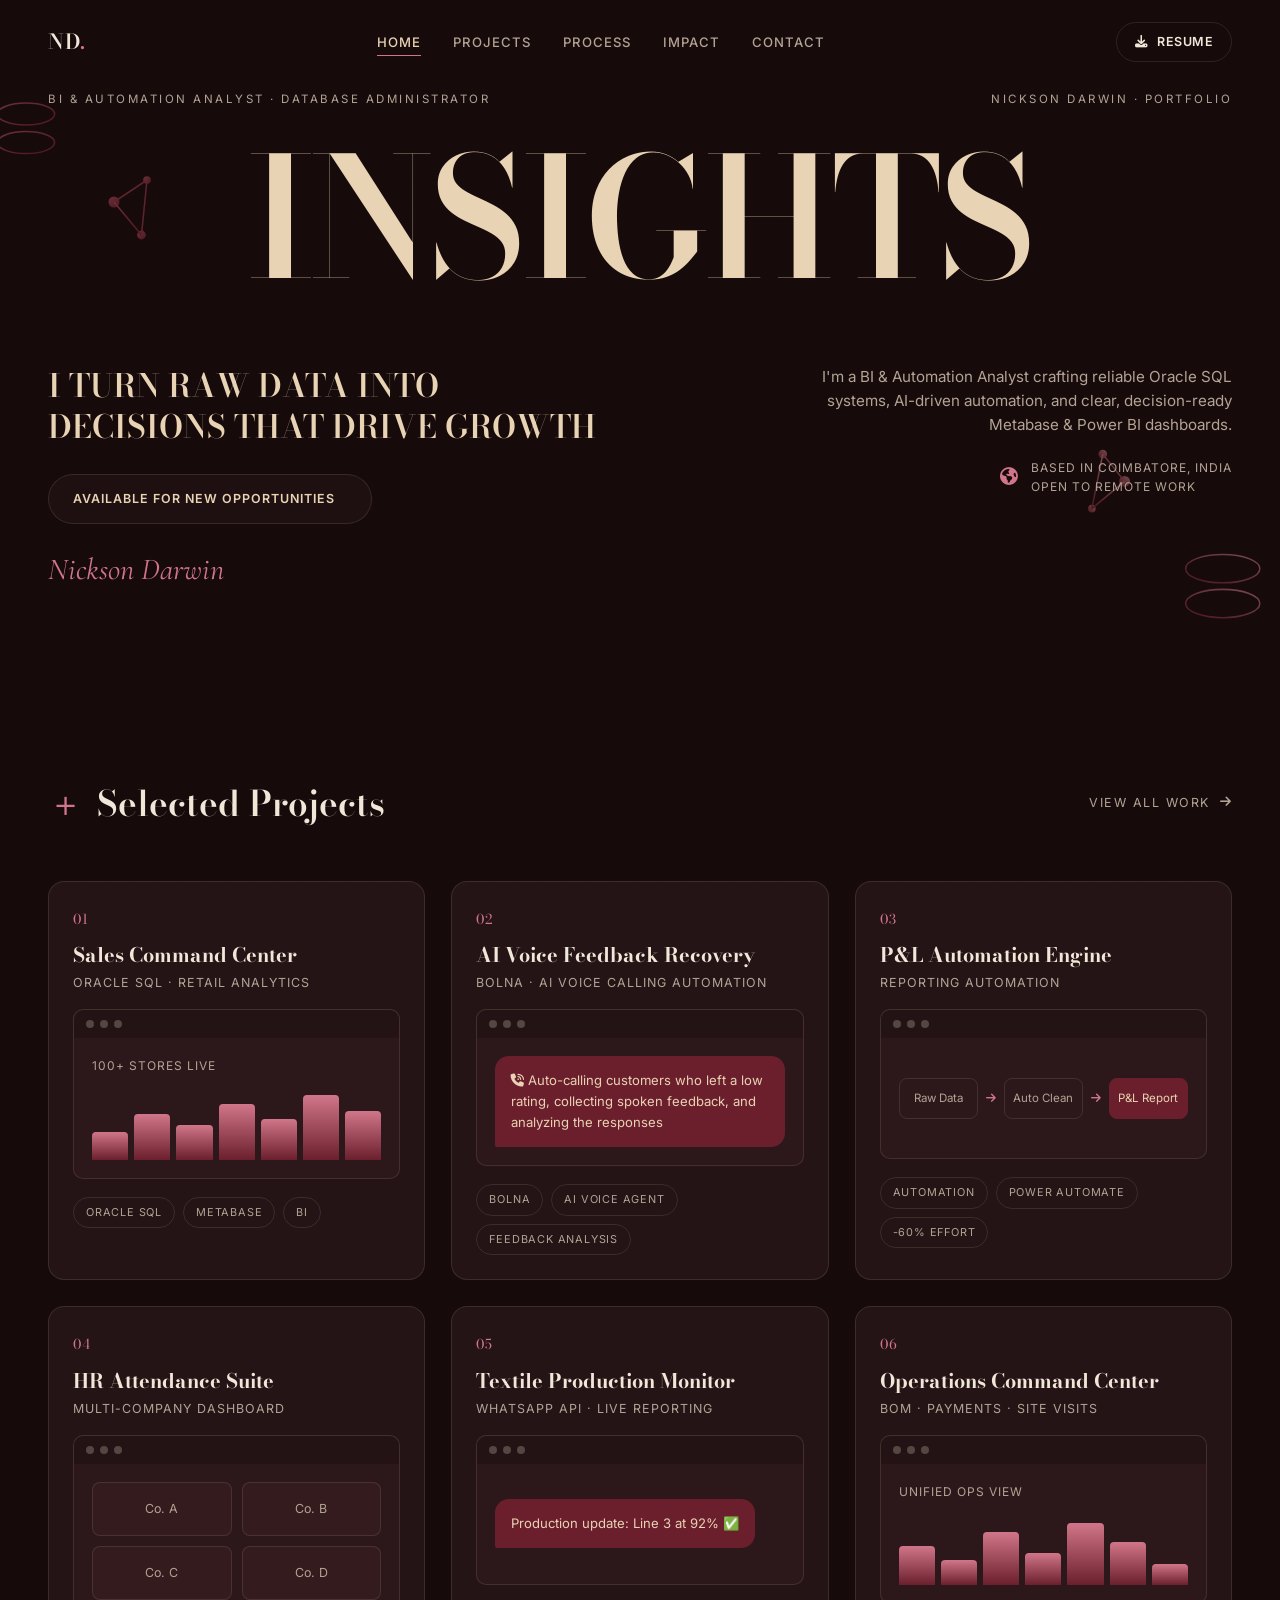
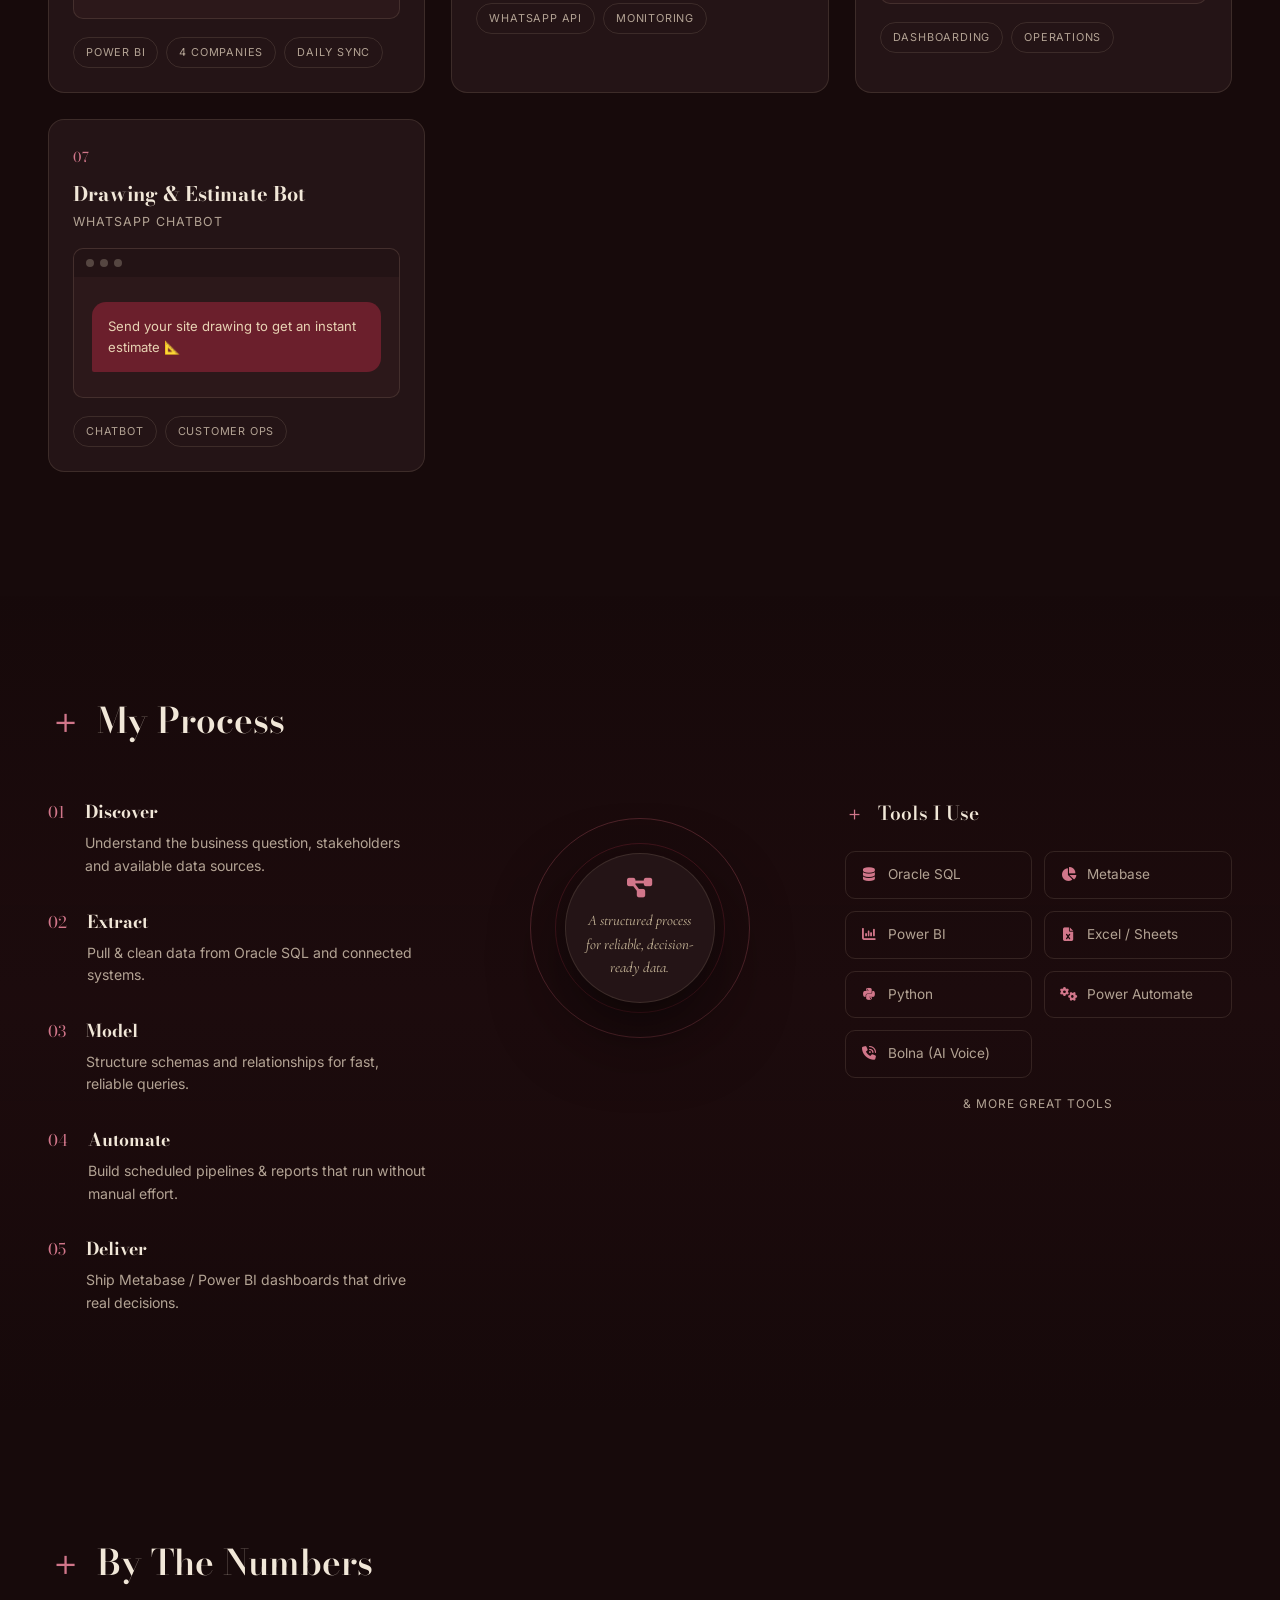
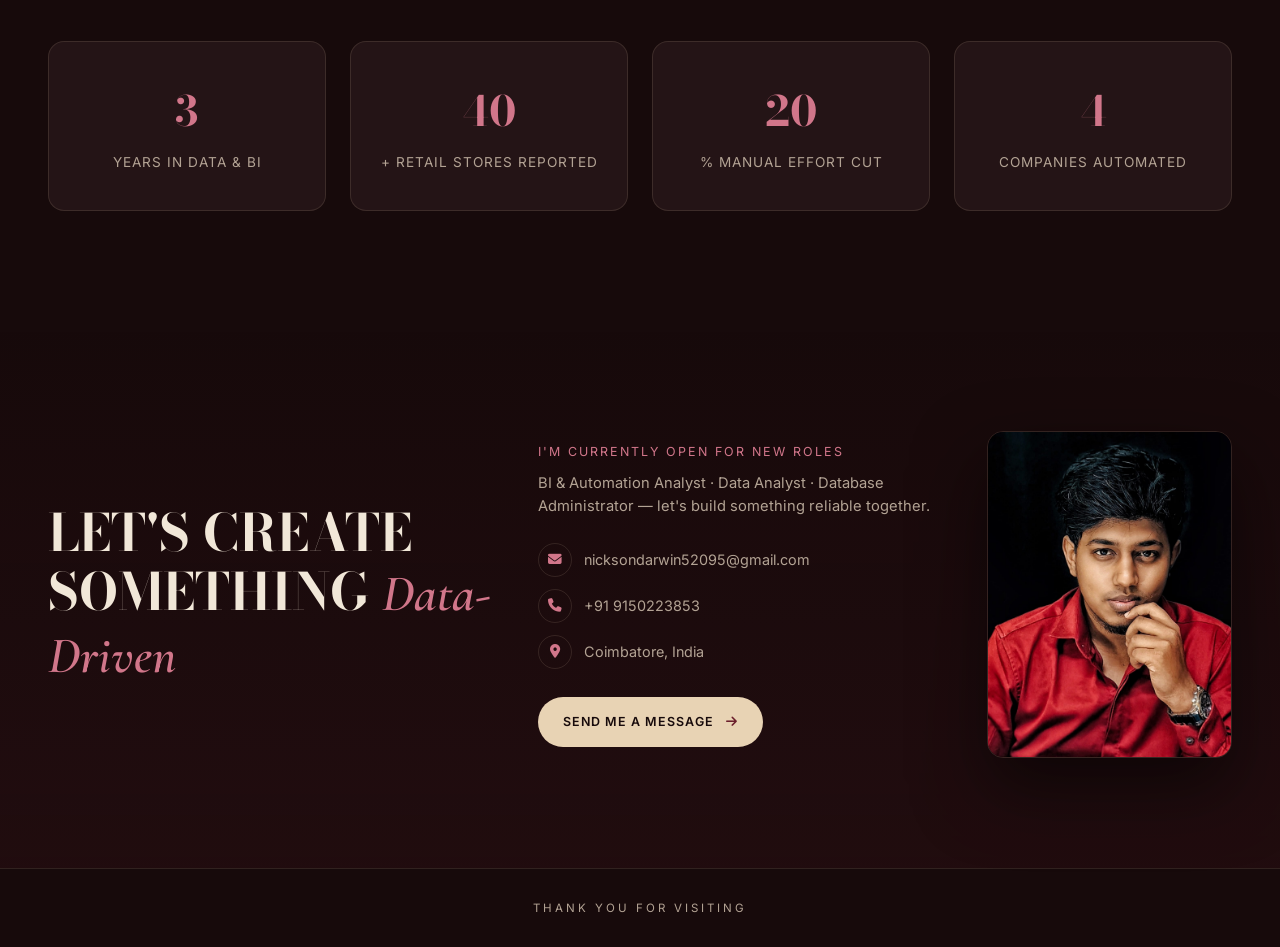
<file: old-site/index.html>
<!DOCTYPE html>
<html lang="en">
<head>
<meta charset="UTF-8">
<meta name="viewport" content="width=device-width, initial-scale=1.0">
<title>Nickson Darwin — BI & Automation Portfolio</title>
<meta name="description" content="Nickson Darwin P — BI & Automation Analyst specializing in Oracle SQL, Metabase, Power BI, AI voice automation and reporting automation.">
<link rel="preconnect" href="https://fonts.googleapis.com">
<link rel="preconnect" href="https://fonts.gstatic.com" crossorigin>
<link href="https://fonts.googleapis.com/css2?family=Bodoni+Moda:ital,opsz,wght@0,6..96,400;0,6..96,500;0,6..96,600;0,6..96,700;0,6..96,900;1,6..96,500&family=Cormorant+Garamond:ital,wght@0,500;1,500;1,600&family=Inter:wght@300;400;500;600;700&display=swap" rel="stylesheet">
<link rel="stylesheet" href="https://cdnjs.cloudflare.com/ajax/libs/font-awesome/6.5.1/css/all.min.css">
<link rel="stylesheet" href="css/style.css?v=14">
<link rel="icon" href="data:image/svg+xml,<svg xmlns=%22http://www.w3.org/2000/svg%22 viewBox=%220 0 100 100%22><text y=%22.9em%22 font-size=%2290%22>🗄️</text></svg>">
</head>
<body>

<div class="grain"></div>
<div id="cursor-glow"></div>

<!-- Loader -->
<div id="loader">
  <div class="loader-inner">
    <span class="loader-code">ND</span>
    <div class="loader-bar"><div class="loader-fill"></div></div>
    <p>loading portfolio ...</p>
  </div>
</div>

<!-- Navbar -->
<header id="header">
  <nav class="nav container">
    <a href="#home" class="logo">ND<span>.</span></a>
    <ul class="nav-links">
      <li><a href="#home" class="nav-link active">Home</a></li>
      <li><a href="#projects" class="nav-link">Projects</a></li>
      <li><a href="#process" class="nav-link">Process</a></li>
      <li><a href="#impact" class="nav-link">Impact</a></li>
      <li><a href="#contact" class="nav-link">Contact</a></li>
    </ul>
    <a href="../assets/Nickson_Darwin_Resume_NOV_2026.pdf" download class="btn btn-small nav-cta">
      <i class="fa-solid fa-download"></i> Resume
    </a>
    <button id="nav-toggle" aria-label="Toggle menu"><i class="fa-solid fa-bars"></i></button>
  </nav>
</header>

<!-- HERO -->
<section id="home" class="hero">
  <svg class="deco deco-tl" viewBox="0 0 200 200" xmlns="http://www.w3.org/2000/svg">
    <defs><linearGradient id="gradTL" x1="0" y1="0" x2="1" y2="1">
      <stop offset="0%" stop-color="#b0525f"/><stop offset="100%" stop-color="#7c2333"/>
    </linearGradient></defs>
    <g fill="none" stroke="url(#gradTL)" stroke-width="1.4" opacity=".55">
      <ellipse cx="60" cy="40" rx="26" ry="10"/>
      <ellipse cx="60" cy="66" rx="26" ry="10"/>
      <path d="M34 40 V66"/><path d="M86 40 V66"/>
      <circle cx="140" cy="120" r="5" fill="url(#gradTL)" stroke="none"/>
      <circle cx="170" cy="100" r="3.5" fill="url(#gradTL)" stroke="none"/>
      <circle cx="165" cy="150" r="4" fill="url(#gradTL)" stroke="none"/>
      <path d="M140 120 L170 100"/><path d="M140 120 L165 150"/><path d="M170 100 L165 150"/>
    </g>
  </svg>
  <svg class="deco deco-br" viewBox="0 0 220 220" xmlns="http://www.w3.org/2000/svg">
    <defs><linearGradient id="gradBR" x1="0" y1="1" x2="1" y2="0">
      <stop offset="0%" stop-color="#7c2333"/><stop offset="100%" stop-color="#d98c95"/>
    </linearGradient></defs>
    <g fill="none" stroke="url(#gradBR)" stroke-width="1.4" opacity=".5">
      <ellipse cx="140" cy="150" rx="34" ry="13"/>
      <ellipse cx="140" cy="182" rx="34" ry="13"/>
      <path d="M106 150 V182"/><path d="M174 150 V182"/>
      <circle cx="50" cy="70" r="5" fill="url(#gradBR)" stroke="none"/>
      <circle cx="20" cy="95" r="3.5" fill="url(#gradBR)" stroke="none"/>
      <circle cx="30" cy="45" r="4" fill="url(#gradBR)" stroke="none"/>
      <path d="M50 70 L20 95"/><path d="M50 70 L30 45"/><path d="M20 95 L30 45"/>
    </g>
  </svg>

  <div class="container hero-top">
    <p class="kicker">BI &amp; Automation Analyst · Database Administrator</p>
    <p class="kicker kicker-right">Nickson Darwin · Portfolio</p>
  </div>

  <div class="container hero-stage">
    <div class="hero-headline-wrap">
      <h1 class="hero-headline" data-reveal>INSIGHTS</h1>
    </div>

    <div class="hero-bottom">
      <div class="hero-left" data-reveal>
        <h2 class="hero-sub">I TURN RAW DATA INTO<br>DECISIONS THAT DRIVE GROWTH</h2>
        <a href="#contact" class="pill-btn"><span>Available for new opportunities</span> <i class="fa-solid fa-sparkles"></i></a>
        <p class="signature">Nickson Darwin</p>
      </div>
      <div class="hero-right" data-reveal>
        <p>I'm a BI &amp; Automation Analyst crafting reliable Oracle SQL systems,
          AI-driven automation, and clear, decision-ready Metabase &amp; Power BI dashboards.</p>
        <div class="hero-location">
          <i class="fa-solid fa-earth-americas"></i>
          <span>BASED IN COIMBATORE, INDIA<br>OPEN TO REMOTE WORK</span>
        </div>
      </div>
    </div>
  </div>
</section>

<!-- SELECTED PROJECTS -->
<section id="projects" class="section">
  <div class="container">
    <div class="section-head" data-reveal>
      <h3><span class="plus">＋</span> Selected Projects</h3>
      <a href="#contact" class="view-all">View all work <i class="fa-solid fa-arrow-right"></i></a>
    </div>

    <div class="projects-grid" data-reveal>

      <article class="project-card">
        <span class="proj-num">01</span>
        <h4>Sales Command Center</h4>
        <p class="proj-sub">Oracle SQL · Retail Analytics</p>
        <div class="mock-window">
          <div class="mock-bar"><span></span><span></span><span></span></div>
          <div class="mock-body mock-dash">
            <div class="mock-title">100+ Stores Live</div>
            <div class="mock-chart">
              <i style="--h:40%"></i><i style="--h:65%"></i><i style="--h:50%"></i>
              <i style="--h:80%"></i><i style="--h:58%"></i><i style="--h:92%"></i><i style="--h:70%"></i>
            </div>
          </div>
        </div>
        <div class="proj-tags">
          <span>ORACLE SQL</span><span>METABASE</span><span>BI</span>
        </div>
      </article>

      <article class="project-card">
        <span class="proj-num">02</span>
        <h4>AI Voice Feedback Recovery</h4>
        <p class="proj-sub">Bolna · AI Voice Calling Automation</p>
        <div class="mock-window">
          <div class="mock-bar"><span></span><span></span><span></span></div>
          <div class="mock-body mock-chat">
            <div class="chat-bubble"><i class="fa-solid fa-phone-volume"></i> Auto-calling customers who left a low rating, collecting spoken feedback, and analyzing the responses</div>
          </div>
        </div>
        <div class="proj-tags">
          <span>BOLNA</span><span>AI VOICE AGENT</span><span>FEEDBACK ANALYSIS</span>
        </div>
      </article>

      <article class="project-card">
        <span class="proj-num">03</span>
        <h4>P&amp;L Automation Engine</h4>
        <p class="proj-sub">Reporting Automation</p>
        <div class="mock-window">
          <div class="mock-bar"><span></span><span></span><span></span></div>
          <div class="mock-body mock-flow">
            <div class="flow-node">Raw Data</div>
            <i class="fa-solid fa-arrow-right"></i>
            <div class="flow-node">Auto Clean</div>
            <i class="fa-solid fa-arrow-right"></i>
            <div class="flow-node accent">P&amp;L Report</div>
          </div>
        </div>
        <div class="proj-tags">
          <span>AUTOMATION</span><span>POWER AUTOMATE</span><span>-60% EFFORT</span>
        </div>
      </article>

      <article class="project-card">
        <span class="proj-num">04</span>
        <h4>HR Attendance Suite</h4>
        <p class="proj-sub">Multi-Company Dashboard</p>
        <div class="mock-window">
          <div class="mock-bar"><span></span><span></span><span></span></div>
          <div class="mock-body mock-grid4">
            <div>Co. A</div><div>Co. B</div><div>Co. C</div><div>Co. D</div>
          </div>
        </div>
        <div class="proj-tags">
          <span>POWER BI</span><span>4 COMPANIES</span><span>DAILY SYNC</span>
        </div>
      </article>

      <article class="project-card">
        <span class="proj-num">05</span>
        <h4>Textile Production Monitor</h4>
        <p class="proj-sub">WhatsApp API · Live Reporting</p>
        <div class="mock-window">
          <div class="mock-bar"><span></span><span></span><span></span></div>
          <div class="mock-body mock-chat">
            <div class="chat-bubble">Production update: Line 3 at 92% ✅</div>
          </div>
        </div>
        <div class="proj-tags">
          <span>WHATSAPP API</span><span>MONITORING</span>
        </div>
      </article>

      <article class="project-card">
        <span class="proj-num">06</span>
        <h4>Operations Command Center</h4>
        <p class="proj-sub">BOM · Payments · Site Visits</p>
        <div class="mock-window">
          <div class="mock-bar"><span></span><span></span><span></span></div>
          <div class="mock-body mock-dash">
            <div class="mock-title">Unified Ops View</div>
            <div class="mock-chart">
              <i style="--h:55%"></i><i style="--h:35%"></i><i style="--h:75%"></i>
              <i style="--h:45%"></i><i style="--h:88%"></i><i style="--h:62%"></i><i style="--h:30%"></i>
            </div>
          </div>
        </div>
        <div class="proj-tags">
          <span>DASHBOARDING</span><span>OPERATIONS</span>
        </div>
      </article>

      <article class="project-card">
        <span class="proj-num">07</span>
        <h4>Drawing &amp; Estimate Bot</h4>
        <p class="proj-sub">WhatsApp Chatbot</p>
        <div class="mock-window">
          <div class="mock-bar"><span></span><span></span><span></span></div>
          <div class="mock-body mock-chat">
            <div class="chat-bubble">Send your site drawing to get an instant estimate 📐</div>
          </div>
        </div>
        <div class="proj-tags">
          <span>CHATBOT</span><span>CUSTOMER OPS</span>
        </div>
      </article>

    </div>
  </div>
</section>

<!-- PROCESS + TOOLS -->
<section id="process" class="section alt">
  <div class="container">
    <div class="section-head" data-reveal>
      <h3><span class="plus">＋</span> My Process</h3>
    </div>

    <div class="process-grid">
      <ol class="process-list" data-reveal>
        <li><span class="pnum">01</span><div><h4>Discover</h4><p>Understand the business question, stakeholders and available data sources.</p></div></li>
        <li><span class="pnum">02</span><div><h4>Extract</h4><p>Pull &amp; clean data from Oracle SQL and connected systems.</p></div></li>
        <li><span class="pnum">03</span><div><h4>Model</h4><p>Structure schemas and relationships for fast, reliable queries.</p></div></li>
        <li><span class="pnum">04</span><div><h4>Automate</h4><p>Build scheduled pipelines &amp; reports that run without manual effort.</p></div></li>
        <li><span class="pnum">05</span><div><h4>Deliver</h4><p>Ship Metabase / Power BI dashboards that drive real decisions.</p></div></li>
      </ol>

      <div class="process-orb" data-reveal>
        <div class="orb-ring r1"></div>
        <div class="orb-ring r2"></div>
        <div class="orb-core">
          <i class="fa-solid fa-diagram-project"></i>
          <p>A structured process for reliable, decision-ready data.</p>
        </div>
      </div>

      <div class="tools-box" data-reveal>
        <h4><span class="plus">＋</span> Tools I Use</h4>
        <div class="tools-grid">
          <div class="tool"><i class="fa-solid fa-database"></i> Oracle SQL</div>
          <div class="tool"><i class="fa-solid fa-chart-pie"></i> Metabase</div>
          <div class="tool"><i class="fa-solid fa-chart-column"></i> Power BI</div>
          <div class="tool"><i class="fa-solid fa-file-excel"></i> Excel / Sheets</div>
          <div class="tool"><i class="fa-brands fa-python"></i> Python</div>
          <div class="tool"><i class="fa-solid fa-gears"></i> Power Automate</div>
          <div class="tool"><i class="fa-solid fa-phone-volume"></i> Bolna (AI Voice)</div>
        </div>
        <p class="tools-more">&amp; more great tools</p>
      </div>
    </div>
  </div>
</section>

<!-- IMPACT (numbers instead of testimonials) -->
<section id="impact" class="section">
  <div class="container">
    <div class="section-head" data-reveal>
      <h3><span class="plus">＋</span> By The Numbers</h3>
    </div>
    <div class="impact-grid" data-reveal>
      <div class="impact-card">
        <span class="impact-num" data-count="3">0</span>
        <p>Years in Data &amp; BI</p>
      </div>
      <div class="impact-card">
        <span class="impact-num" data-count="100">0</span>
        <p>+ Retail Stores Reported</p>
      </div>
      <div class="impact-card">
        <span class="impact-num" data-count="60">0</span>
        <p>% Manual Effort Cut</p>
      </div>
      <div class="impact-card">
        <span class="impact-num" data-count="4">0</span>
        <p>Companies Automated</p>
      </div>
    </div>
  </div>
</section>

<!-- CONTACT / CTA -->
<section id="contact" class="section cta-section">
  <div class="container cta-grid">
    <div class="cta-left" data-reveal>
      <h2>LET'S CREATE<br>SOMETHING <span class="script">Data-Driven</span></h2>
    </div>
    <div class="cta-mid" data-reveal>
      <p class="cta-open">I'M CURRENTLY OPEN FOR NEW ROLES</p>
      <p class="cta-note">BI &amp; Automation Analyst · Data Analyst · Database Administrator — let's build something reliable together.</p>
      <div class="contact-info">
        <a href="mailto:nicksondarwin52095@gmail.com"><i class="fa-solid fa-envelope"></i> nicksondarwin52095@gmail.com</a>
        <a href="tel:+919150223853"><i class="fa-solid fa-phone"></i> +91 9150223853</a>
        <a href="#"><i class="fa-solid fa-location-dot"></i> Coimbatore, India</a>
      </div>
      <a href="mailto:nicksondarwin52095@gmail.com" class="pill-btn dark"><span>Send me a message</span> <i class="fa-solid fa-arrow-right"></i></a>
    </div>
    <div class="cta-right" data-reveal>
      <img src="assets/profile.jpg" alt="Nickson Darwin P">
    </div>
  </div>
</section>

<footer class="footer">
  <p>Thank you for visiting</p>
</footer>

<a href="#home" id="back-to-top" aria-label="Back to top"><i class="fa-solid fa-arrow-up"></i></a>

<script src="js/script.js"></script>
</body>
</html>
</file>
<file: old-site/css/style.css>
/* ===== Tokens ===== */
:root{
  --bg: #170a0b;
  --bg-2: #1c0d0e;
  --surface: #241416;
  --surface-2: #2c181a;
  --border: rgba(232,211,180,0.12);
  --cream: #e8d3b4;
  --cream-dim: #c9b89a;
  --maroon: #6b1f2c;
  --rose: #a8505f;
  --rose-soft: #d1768a;
  --text: #f1e7d8;
  --text-dim: #b3a394;
  --shadow: 0 30px 70px rgba(0,0,0,0.55);
  --radius: 16px;
  --font-head: 'Bodoni Moda', serif;
  --font-script: 'Cormorant Garamond', serif;
  --font-body: 'Inter', sans-serif;
}

*{ margin:0; padding:0; box-sizing:border-box; }
html{ scroll-behavior: smooth; }

body{
  background: var(--bg);
  color: var(--text);
  font-family: var(--font-body);
  overflow-x: hidden;
  line-height: 1.6;
}

img{ max-width:100%; display:block; }
a{ color:inherit; text-decoration:none; }
ul, ol{ list-style:none; }
button{ font-family: inherit; cursor:pointer; border:none; background:none; color:inherit; }

.container{ width:100%; max-width: 1240px; margin:0 auto; padding: 0 28px; }
::selection{ background: var(--maroon); color:#fff; }

/* film grain overlay */
.grain{
  position:fixed; inset:0; z-index:-1; pointer-events:none; opacity:.05; mix-blend-mode:overlay;
  background-image: radial-gradient(rgba(255,255,255,0.6) 1px, transparent 1px);
  background-size: 3px 3px;
}
#cursor-glow{
  position: fixed; top:0; left:0; width:460px; height:460px; border-radius:50%;
  background: radial-gradient(circle, rgba(124,35,51,0.28), transparent 65%);
  pointer-events:none; z-index:-1; transform: translate(-50%,-50%);
  transition: opacity .3s ease; opacity:0;
}

/* ===== Loader ===== */
#loader{
  position:fixed; inset:0; background: var(--bg); z-index:9999;
  display:flex; align-items:center; justify-content:center;
  transition: opacity .6s ease, visibility .6s ease;
}
#loader.hide{ opacity:0; visibility:hidden; }
.loader-inner{ text-align:center; }
.loader-code{ font-family: var(--font-head); font-size:2.4rem; color: var(--cream); display:block; margin-bottom:18px; letter-spacing:2px; }
.loader-bar{ width:220px; height:3px; background: var(--surface-2); border-radius:4px; overflow:hidden; margin: 0 auto; }
.loader-fill{ height:100%; width:0%; background: var(--rose); animation: loadFill 1.2s ease forwards; }
@keyframes loadFill{ to{ width:100%; } }
.loader-inner p{ margin-top:14px; color: var(--text-dim); font-size:.78rem; letter-spacing:2px; text-transform:uppercase; }

/* ===== Header ===== */
#header{
  position: fixed; top:0; left:0; right:0; z-index: 500;
  padding: 22px 0; transition: background .3s ease, padding .3s ease, border-color .3s ease;
  border-bottom: 1px solid transparent;
}
#header.scrolled{ background: rgba(23,13,14,0.85); backdrop-filter: blur(14px); padding: 14px 0; border-color: var(--border); }
.nav{ display:flex; align-items:center; justify-content:space-between; gap:24px; }
.logo{ font-family: var(--font-head); font-weight:600; font-size:1.3rem; letter-spacing:.5px; }
.logo span{ color: var(--rose-soft); }
.nav-links{ display:flex; gap:32px; margin:0 auto; }
.nav-link{ position:relative; font-size:.82rem; letter-spacing:1px; text-transform:uppercase; color: var(--text-dim); font-weight:500; padding:6px 0; transition: color .25s ease; }
.nav-link::after{ content:''; position:absolute; left:0; bottom:0; width:0; height:1px; background: var(--rose-soft); transition: width .3s ease; }
.nav-link:hover, .nav-link.active{ color: var(--cream); }
.nav-link:hover::after, .nav-link.active::after{ width:100%; }
#nav-toggle{ display:none; font-size:1.3rem; color: var(--text); }

/* ===== Buttons ===== */
.btn{ display:inline-flex; align-items:center; gap:10px; padding: 12px 24px; border-radius: 999px; font-weight:600; font-size:.82rem; letter-spacing:.5px; transition: all .25s ease; }
.btn-small{ padding: 9px 18px; font-size:.78rem; border:1px solid var(--border); text-transform:uppercase; }
.btn-small:hover{ border-color: var(--rose-soft); color: var(--rose-soft); }

.pill-btn{
  display:inline-flex; align-items:center; gap:12px; border:1px solid var(--border); border-radius:999px;
  padding:14px 24px; font-size:.78rem; letter-spacing:1px; text-transform:uppercase; font-weight:600; color: var(--cream);
  transition: all .3s ease; background: rgba(236,223,200,0.03);
}
.pill-btn:hover{ background: var(--rose); border-color: var(--rose); transform: translateY(-2px); }
.pill-btn i{ color: var(--rose-soft); }
.pill-btn.dark{ background: var(--cream); color: var(--bg); }
.pill-btn.dark i{ color: var(--maroon); }
.pill-btn.dark:hover{ background: var(--rose-soft); color:#1a0d0e; }

/* ===== Hero ===== */
.hero{ position:relative; padding-top:90px; padding-bottom:70px; overflow:hidden; }
.deco{ position:absolute; width:220px; height:220px; pointer-events:none; z-index:1; }
.deco-tl{ top:70px; left:-40px; }
.deco-br{ bottom:20px; right:-30px; width:240px; height:240px; }

.hero-top{ display:flex; justify-content:space-between; margin-bottom: 40px; position:relative; z-index:2; }
.kicker{ font-size:.72rem; letter-spacing:2.5px; text-transform:uppercase; color: var(--text-dim); }
.kicker-right{ text-align:right; }

.hero-stage{
  position:relative;
  font-size: clamp(3.6rem, 13vw, 10.5rem);
}
.hero-headline-wrap{ position:relative; padding-bottom: 0.45em; }
.hero-headline{
  font-family: var(--font-head); font-weight:600; text-transform:uppercase;
  font-size: 1em; line-height:.85; letter-spacing:-.02em;
  color: var(--cream); text-align:center; white-space:nowrap;
  margin: .15em 0 0; position:relative; z-index:1;
}
.hero-bottom{
  display:grid; grid-template-columns: 1.3fr .9fr; gap:60px; align-items:start;
  position:relative; z-index:2; font-size:1rem;
}
.hero-sub{ font-family: var(--font-head); font-weight:600; font-size: clamp(1.3rem, 2.6vw, 2rem); line-height:1.3; margin-bottom:26px; color: var(--cream); }
.signature{ font-family: var(--font-script); font-style:italic; font-size:1.9rem; color: var(--rose-soft); margin-top:22px; }
.hero-right{ text-align:right; color: var(--text-dim); font-size:.95rem; }
.hero-right p{ margin-bottom:20px; }
.hero-location{ display:flex; align-items:center; justify-content:flex-end; gap:12px; font-size:.75rem; letter-spacing:1px; color: var(--text-dim); }
.hero-location i{ font-size:1.1rem; color: var(--rose-soft); }
.hero-location span{ text-align:left; }

/* reveal animation */
[data-reveal]{ opacity:0; transform: translateY(36px); transition: opacity .8s ease, transform .8s ease; }
[data-reveal].in-view{ opacity:1; transform: translateY(0); }

/* ===== Sections ===== */
.section{ padding: 110px 0; position:relative; }
.section.alt{ background: linear-gradient(180deg, transparent, rgba(124,35,51,0.06), transparent); }
.section-head{ display:flex; align-items:center; justify-content:space-between; margin-bottom:50px; flex-wrap:wrap; gap:16px; }
.section-head h3, .tools-box h4{ font-family: var(--font-head); font-weight:600; font-size: clamp(1.6rem, 3vw, 2.2rem); display:flex; align-items:center; gap:14px; }
.plus{ color: var(--rose-soft); font-weight:400; }
.view-all{ font-size:.78rem; letter-spacing:1.5px; text-transform:uppercase; color: var(--text-dim); display:flex; align-items:center; gap:10px; transition: color .25s ease; }
.view-all:hover{ color: var(--rose-soft); }

/* Projects */
.projects-grid{ display:grid; grid-template-columns: repeat(3, 1fr); gap:26px; }
.project-card{
  background: var(--surface); border:1px solid var(--border); border-radius: var(--radius);
  padding:24px; transition: transform .35s ease, border-color .35s ease, box-shadow .35s ease;
}
.project-card:hover{ transform: translateY(-8px); border-color: rgba(176,82,95,0.4); box-shadow: var(--shadow); }
.proj-num{ font-family: var(--font-head); color: var(--rose-soft); font-size:.85rem; letter-spacing:1px; }
.project-card h4{ font-family: var(--font-head); font-size:1.25rem; margin:8px 0 2px; }
.proj-sub{ color: var(--text-dim); font-size:.78rem; text-transform:uppercase; letter-spacing:1px; margin-bottom:16px; }

.mock-window{ border-radius:10px; overflow:hidden; border:1px solid var(--border); margin-bottom:18px; background: var(--surface-2); }
.mock-bar{ display:flex; gap:6px; padding:10px 12px; background: rgba(0,0,0,0.2); }
.mock-bar span{ width:8px; height:8px; border-radius:50%; background: rgba(236,223,200,0.25); }
.mock-body{ padding:18px; min-height:120px; }
.mock-dash .mock-title{ font-size:.75rem; color: var(--text-dim); text-transform:uppercase; letter-spacing:1px; margin-bottom:14px; }
.mock-chart{ display:flex; align-items:flex-end; gap:6px; height:70px; }
.mock-chart i{ flex:1; height: var(--h); background: linear-gradient(180deg, var(--rose-soft), var(--maroon)); border-radius:4px 4px 0 0; }
.mock-flow{ display:flex; align-items:center; justify-content:space-between; gap:8px; font-size:.72rem; color: var(--text-dim); }
.flow-node{ border:1px solid var(--border); border-radius:8px; padding:10px 8px; text-align:center; flex:1; }
.flow-node.accent{ background: var(--maroon); color: var(--cream); border-color: var(--maroon); }
.mock-flow i{ color: var(--rose-soft); font-size:.7rem; }
.mock-grid4{ display:grid; grid-template-columns: repeat(2,1fr); gap:10px; }
.mock-grid4 div{ border:1px solid var(--border); border-radius:8px; padding:16px 8px; text-align:center; font-size:.78rem; color: var(--text-dim); background: rgba(176,82,95,0.06); }
.mock-chat{ display:flex; align-items:center; height:100%; }
.chat-bubble{ background: var(--maroon); color: var(--cream); padding:14px 16px; border-radius:14px 14px 14px 2px; font-size:.82rem; }

.proj-tags{ display:flex; flex-wrap:wrap; gap:8px; }
.proj-tags span{ font-size:.68rem; letter-spacing:.8px; text-transform:uppercase; border:1px solid var(--border); padding:6px 12px; border-radius:999px; color: var(--text-dim); }

/* Process */
.process-grid{ display:grid; grid-template-columns: 1fr .8fr 1fr; gap:50px; align-items:start; }
.process-list li{ display:flex; gap:20px; margin-bottom:30px; }
.process-list li:last-child{ margin-bottom:0; }
.pnum{ font-family: var(--font-head); color: var(--rose-soft); font-size:1rem; padding-top:2px; }
.process-list h4{ font-family: var(--font-head); font-size:1.1rem; margin-bottom:6px; }
.process-list p{ color: var(--text-dim); font-size:.88rem; max-width:340px; }

.process-orb{ position:relative; display:flex; align-items:center; justify-content:center; min-height:260px; }
.orb-ring{ position:absolute; border-radius:50%; border:1px solid var(--border); }
.orb-ring.r1{ width:220px; height:220px; animation: spin 30s linear infinite; border-color: rgba(176,82,95,0.35); }
.orb-ring.r2{ width:170px; height:170px; animation: spin 20s linear infinite reverse; border-color: rgba(124,35,51,0.4); }
@keyframes spin{ to{ transform: rotate(360deg); } }
.orb-core{ position:relative; width:150px; height:150px; border-radius:50%; background: var(--surface); border:1px solid var(--border); display:flex; flex-direction:column; align-items:center; justify-content:center; text-align:center; padding:18px; box-shadow: var(--shadow); }
.orb-core i{ font-size:1.4rem; color: var(--rose-soft); margin-bottom:10px; }
.orb-core p{ font-family: var(--font-script); font-style:italic; font-size:.92rem; color: var(--cream-dim); }

.tools-box h4{ margin-bottom:22px; font-size:1.2rem; }
.tools-grid{ display:grid; grid-template-columns: repeat(2, 1fr); gap:12px; }
.tool{ display:flex; align-items:center; gap:10px; border:1px solid var(--border); border-radius:10px; padding:12px 14px; font-size:.85rem; color: var(--text-dim); transition: all .25s ease; }
.tool:hover{ border-color: var(--rose-soft); color: var(--cream); transform: translateY(-2px); }
.tool i{ color: var(--rose-soft); width:18px; text-align:center; }
.tools-more{ margin-top:16px; font-size:.75rem; letter-spacing:1px; text-transform:uppercase; color: var(--text-dim); text-align:center; }

/* Impact */
.impact-grid{ display:grid; grid-template-columns: repeat(4, 1fr); gap:24px; }
.impact-card{ text-align:center; border:1px solid var(--border); border-radius: var(--radius); padding:36px 20px; background: var(--surface); transition: transform .3s ease, border-color .3s ease; }
.impact-card:hover{ transform: translateY(-6px); border-color: rgba(176,82,95,0.4); }
.impact-num{ font-family: var(--font-head); font-size:2.6rem; font-weight:700; color: var(--rose-soft); display:block; margin-bottom:8px; }
.impact-card p{ color: var(--text-dim); font-size:.85rem; text-transform:uppercase; letter-spacing:1px; }

/* CTA / Contact */
.cta-section{ background: linear-gradient(180deg, transparent, rgba(124,35,51,0.1)); }
.cta-grid{ display:grid; grid-template-columns: 1.1fr 1fr .6fr; gap:40px; align-items:center; }
.cta-left h2{ font-family: var(--font-head); font-weight:700; font-size: clamp(2rem, 4vw, 3.2rem); line-height:1.15; }
.script{ font-family: var(--font-script); font-style:italic; color: var(--rose-soft); font-weight:600; }
.cta-open{ font-size:.78rem; letter-spacing:2px; text-transform:uppercase; color: var(--rose-soft); margin-bottom:10px; }
.cta-note{ color: var(--text-dim); margin-bottom:24px; font-size:.92rem; }
.contact-info{ display:flex; flex-direction:column; gap:12px; margin-bottom:28px; }
.contact-info a{ display:flex; align-items:center; gap:12px; color: var(--text-dim); font-size:.9rem; transition: color .25s ease; }
.contact-info a:hover{ color: var(--rose-soft); }
.contact-info i{ width:34px; height:34px; border:1px solid var(--border); border-radius:50%; display:flex; align-items:center; justify-content:center; color: var(--rose-soft); font-size:.85rem; }
.cta-right img{ width:100%; aspect-ratio: 3/4; object-fit:cover; border-radius: var(--radius); border:1px solid var(--border); box-shadow: var(--shadow); }

/* Footer */
.footer{ padding: 30px 0; text-align:center; border-top:1px solid var(--border); }
.footer p{ font-size:.72rem; letter-spacing:3px; text-transform:uppercase; color: var(--text-dim); }

#back-to-top{
  position:fixed; bottom:28px; right:28px; width:46px; height:46px; border-radius:50%;
  background: var(--rose); color:#1a0d0e; display:flex; align-items:center; justify-content:center;
  box-shadow: var(--shadow); opacity:0; visibility:hidden; transform: translateY(10px);
  transition: all .3s ease; z-index:400;
}
#back-to-top.show{ opacity:1; visibility:visible; transform: translateY(0); }

/* ===== Responsive ===== */
@media (max-width: 980px){
  .hero-bottom{ grid-template-columns: 1fr; text-align:left; }
  .hero-right{ text-align:left; }
  .hero-location{ justify-content:flex-start; }
  .projects-grid{ grid-template-columns: repeat(2,1fr); }
  .process-grid{ grid-template-columns: 1fr; }
  .impact-grid{ grid-template-columns: repeat(2,1fr); }
  .cta-grid{ grid-template-columns: 1fr; }
  .cta-right{ max-width:220px; }
  .hero-headline{ white-space:normal; }
  .hero-stage{ font-size: clamp(3rem, 15vw, 7rem); }
}
@media (max-width: 760px){
  .hero-stage{ font-size: clamp(2.6rem, 16vw, 4rem); }
  .hero-headline-wrap{ padding-bottom: .5em; }
  .nav-links{ position:fixed; top:64px; left:0; right:0; background: rgba(23,13,14,0.97); backdrop-filter: blur(14px);
    flex-direction:column; align-items:center; padding:30px 0; gap:22px; border-bottom:1px solid var(--border);
    transform: translateY(-130%); transition: transform .35s ease; }
  .nav-links.open{ transform: translateY(0); }
  #nav-toggle{ display:block; }
  .nav-cta{ display:none; }
  .projects-grid{ grid-template-columns: 1fr; }
  .impact-grid{ grid-template-columns: 1fr 1fr; }
  .hero-top{ flex-direction:column; gap:6px; }
  .kicker-right{ text-align:left; }
}
</file>
